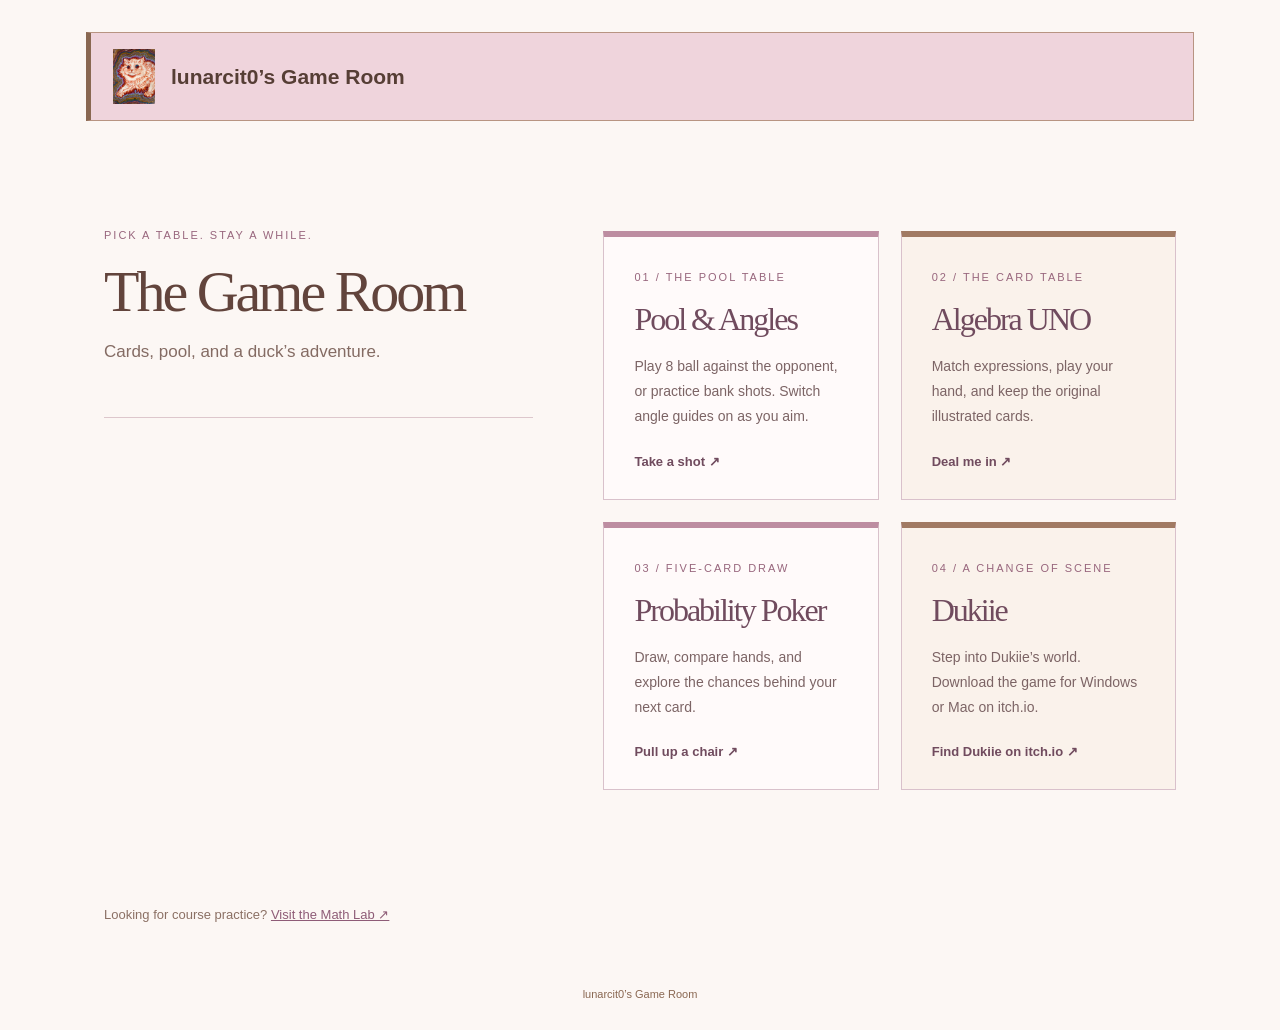
<file: index.html>
<!doctype html><html lang="en"><head><meta charset="utf-8"><meta name="viewport" content="width=device-width,initial-scale=1"><title>lunarcit0’s Game Room</title><meta name="description" content="Play pool, Algebra UNO, Probability Poker, and Dukiie."><link rel="stylesheet" href="style.css?v=compact-table-1"><link rel="stylesheet" href="game-room.css"></head><body class="home-page"><header><a href="./" class="brand"><img class="brand-cat" src="assets/louis-wain-cat.jpg" width="42" height="55" alt="Cat artwork by Louis Wain"> lunarcit0’s Game Room</a></header><main class="game-room"><section class="room-intro"><span class="room-kicker">PICK A TABLE. STAY A WHILE.</span><h1>The Game Room</h1><p>Cards, pool, and a duck’s adventure.</p></section><section class="room-games" aria-label="Choose a game"><a href="pool.html"><span class="room-number">01 / THE POOL TABLE</span><h2>Pool & Angles</h2><p>Play 8 ball against the opponent, or practice bank shots. Switch angle guides on as you aim.</p><span class="room-enter">Take a shot ↗</span></a><a href="algebra-uno.html"><span class="room-number">02 / THE CARD TABLE</span><h2>Algebra UNO</h2><p>Match expressions, play your hand, and keep the original illustrated cards.</p><span class="room-enter">Deal me in ↗</span></a><a href="poker.html"><span class="room-number">03 / FIVE-CARD DRAW</span><h2>Probability Poker</h2><p>Draw, compare hands, and explore the chances behind your next card.</p><span class="room-enter">Pull up a chair ↗</span></a><a href="https://lunarcit0.itch.io/dukiie"><span class="room-number">04 / A CHANGE OF SCENE</span><h2>Dukiie</h2><p>Step into Dukiie’s world. Download the game for Windows or Mac on itch.io.</p><span class="room-enter">Find Dukiie on itch.io ↗</span></a></section><p class="room-learning">Looking for course practice? <a href="https://modulo-quest-mariana.ablepearl128.chatgpt.site">Visit the Math Lab ↗</a></p></main><footer>lunarcit0’s Game Room</footer></body></html>
</file>
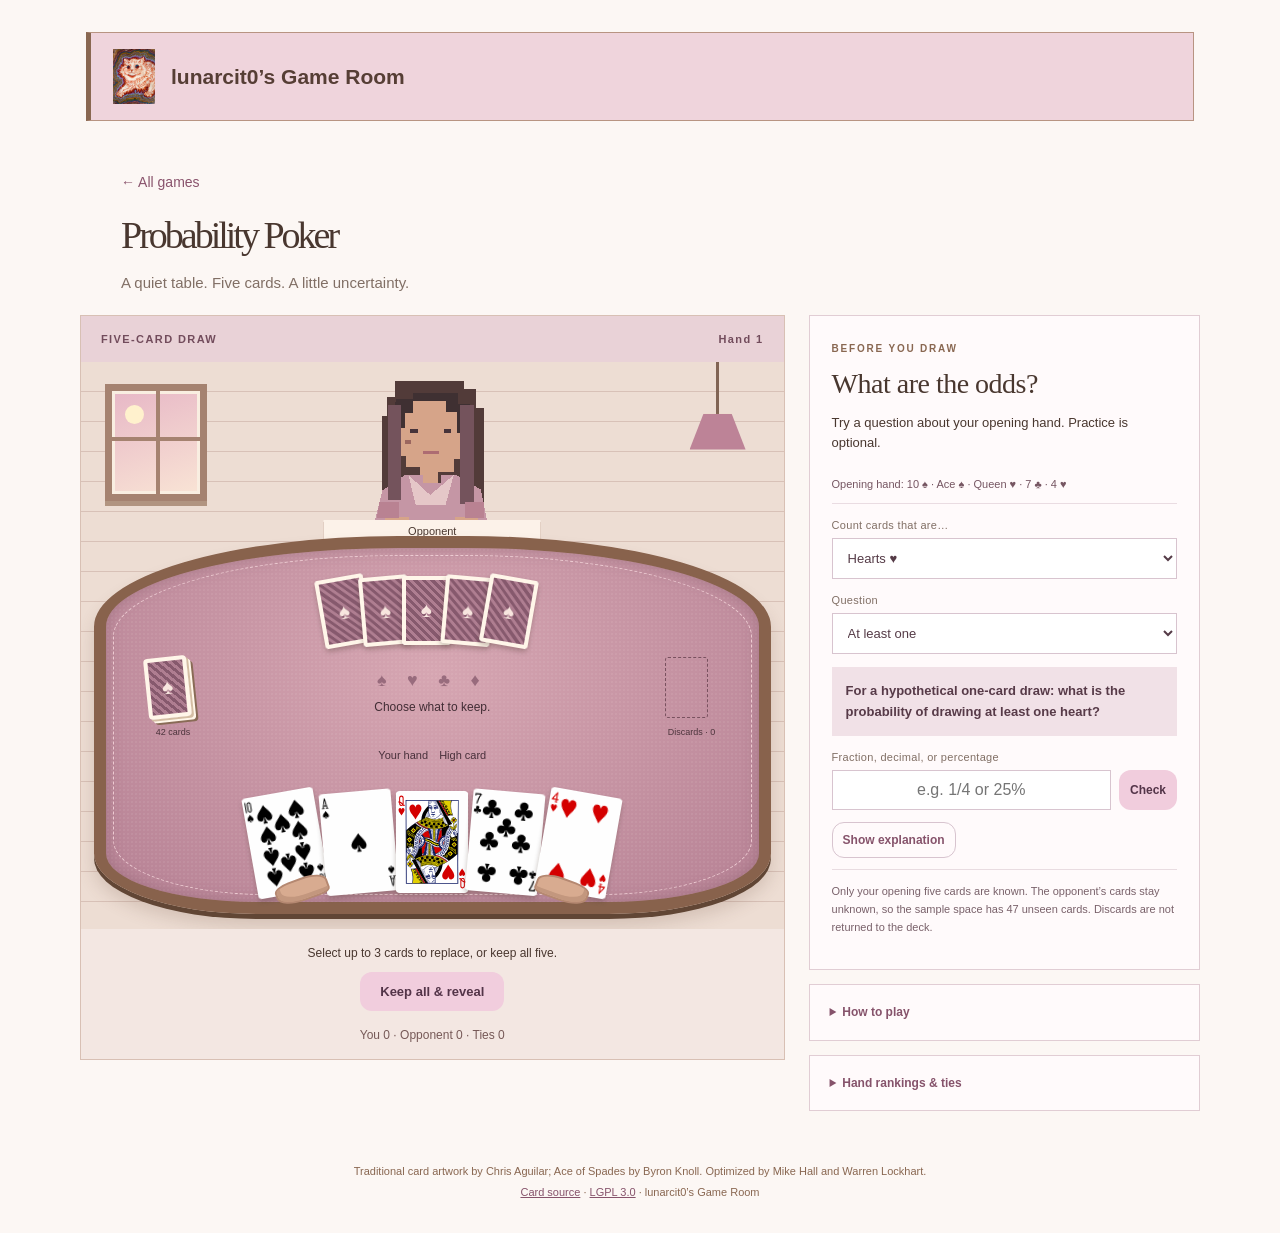
<file: poker.html>
<!doctype html>
<html lang="en"><head><meta charset="utf-8"><meta name="viewport" content="width=device-width,initial-scale=1"><title>Probability Poker · lunarcit0’s Game Room</title><meta name="description" content="Play five-card draw and explore probability without replacement."><link rel="stylesheet" href="style.css?v=compact-table-1"><link rel="stylesheet" href="poker.css?v=1"></head>
<body class="subject-page poker-page"><header><a href="index.html" class="brand"><img class="brand-cat" src="assets/louis-wain-cat.jpg" width="42" height="55" alt="Cat artwork by Louis Wain"> lunarcit0’s Game Room</a></header><div class="page-heading"><a href="index.html">← All games</a><h1>Probability Poker</h1><p>A quiet table. Five cards. A little uncertainty.</p></div>
<main class="poker-layout">
<section class="poker-room" aria-label="Five-card draw table">
 <div class="poker-topbar"><span>FIVE-CARD DRAW</span><span id="poker-round">Hand 1</span></div>
 <div class="poker-scene">
  <div class="cafe-window" aria-hidden="true"><i></i></div><div class="cafe-lamp" aria-hidden="true"></div>
  <div class="poker-opponent">
   <svg viewBox="0 0 240 190" aria-hidden="true" shape-rendering="crispEdges"><path fill="#523b39" d="M79 11h76v9h14v21h9v112H65V50h5V29h9z"/><path fill="#d6a489" d="M90 32h58v16h8v49h-12v15h-17v14h-20v-20H91V94h-9V50h8z"/><path fill="#3f3032" d="M80 31h19v15h-9v17H77zM99 24h50v12h13v32h-14V45h-13V33H99z"/><path fill="#46333a" d="M96 64h8v5h-8zM133 64h8v5h-8z"/><path fill="#ad6c72" d="M110 88h18v4h-18z"/><path fill="#9b665f" d="M90 76h7v5h-7z"/><path fill="#c596a5" d="M90 115h20v9h20v-9h17l27 16 12 59H51l14-58z"/><path fill="#e5c7c8" d="m94 115 24 22 26-22-9 33h-33z"/><path fill="#74535c" d="M71 37h15v106H71zM151 37h16v110h-16z"/><path fill="#d6a489" d="M69 161h26v17H65zM145 161h25l5 17h-29z"/><path fill="#b98292" d="M62 145h22v17H59zM157 145h21v17h-21z"/></svg>
   <div class="opponent-label">Opponent <span id="opponent-rank"></span></div>
  </div>
  <div class="poker-felt"><div class="felt-stitch" aria-hidden="true"></div>
   <div id="opponent-hand" class="poker-hand opponent-hand" aria-label="Opponent’s hand"></div>
   <div class="poker-center"><div class="draw-stack" aria-label="Draw pile"><div class="card-back poker-back">♠</div><span id="deck-count">42 cards</span></div><div class="table-message"><span class="table-monogram" aria-hidden="true">♠ ♥ ♣ ♦</span><p id="table-status" role="status" aria-live="polite"></p></div><div class="discard-stack"><div id="discard-image"></div><span id="discard-count">Discards · 0</span></div></div>
   <div class="your-seat"><div class="your-label">Your hand <strong id="your-rank"></strong></div><div id="player-hand" class="poker-hand player-hand" aria-label="Your cards; select cards to replace"></div><div class="holding-hands" aria-hidden="true"><i></i><i></i></div></div>
  </div>
 </div>
 <div class="poker-actions"><p id="selection-status">Select up to 3 cards to replace.</p><div><button id="exchange">Keep all & reveal</button><button id="next-hand" hidden>Next hand →</button></div></div>
 <p class="session-results" id="session-results">You 0 · Opponent 0 · Ties 0</p>
</section>
<aside class="poker-study">
 <section class="probability-card"><span class="eyebrow">BEFORE YOU DRAW</span><h2>What are the odds?</h2><p>Try a question about your opening hand. Practice is optional.</p><p id="opening-cards" class="opening-cards"></p>
 <label for="poker-event">Count cards that are…</label><select id="poker-event"><option value="h">Hearts ♥</option><option value="d">Diamonds ♦</option><option value="c">Clubs ♣</option><option value="s">Spades ♠</option><option value="ace">Aces</option><option value="face">Face cards (J, Q, K)</option></select>
 <label for="poker-kind">Question</label><select id="poker-kind"><option value="atleast">At least one</option><option value="exactly">Exactly one</option></select>
 <p id="odds-question" class="odds-question"></p><form id="odds-form"><label for="odds-answer">Fraction, decimal, or percentage</label><div class="odds-answer-row"><input id="odds-answer" type="text" inputmode="text" autocomplete="off" placeholder="e.g. 1/4 or 25%"><button>Check</button></div></form><button id="odds-reveal" class="secondary">Show explanation</button><div id="odds-feedback" role="status" aria-live="polite"></div>
 <p class="knowledge-note">Only your opening five cards are known. The opponent’s cards stay unknown, so the sample space has 47 unseen cards. Discards are not returned to the deck.</p>
 </section>
 <details class="poker-guide"><summary>How to play</summary><p>Each hand uses a freshly shuffled 52-card deck with no jokers. You and the opponent receive five cards each. Click up to three of yours, then draw replacements—or keep all five. The opponent makes one exchange too. The stronger final hand wins.</p><p>This table uses a maximum of three replacements. There is no betting or money. Each hand is independent, and session counts reset when you leave.</p><p>The opponent keeps made straights and flushes, keeps matching ranks, tries four-card flushes or straights, and otherwise keeps its two highest cards. It only considers its own cards.</p><p>Probability questions refer to your draw before the opponent exchanges. Selecting no replacements makes the question a hypothetical one-card draw.</p></details>
 <details class="poker-guide"><summary>Hand rankings & ties</summary><ol><li>Straight flush (royal flush is the highest)</li><li>Four of a kind</li><li>Full house</li><li>Flush</li><li>Straight</li><li>Three of a kind</li><li>Two pair</li><li>One pair</li><li>High card</li></ol><p>Higher ranks and then kickers break ties. Suits have equal value. An ace is high except in A–2–3–4–5, where the straight is five-high.</p></details>
</aside></main>
<footer>Traditional card artwork by Chris Aguilar; Ace of Spades by Byron Knoll. Optimized by Mike Hall and Warren Lockhart.<br><a href="https://github.com/younestouati/playing-cards-standard-deck" target="_blank" rel="noopener">Card source</a> · <a href="assets/poker/LICENSE.txt">LGPL 3.0</a> · lunarcit0’s Game Room</footer>
<script src="poker-engine.js?v=1"></script><script src="poker.js?v=1"></script></body></html>
</file>
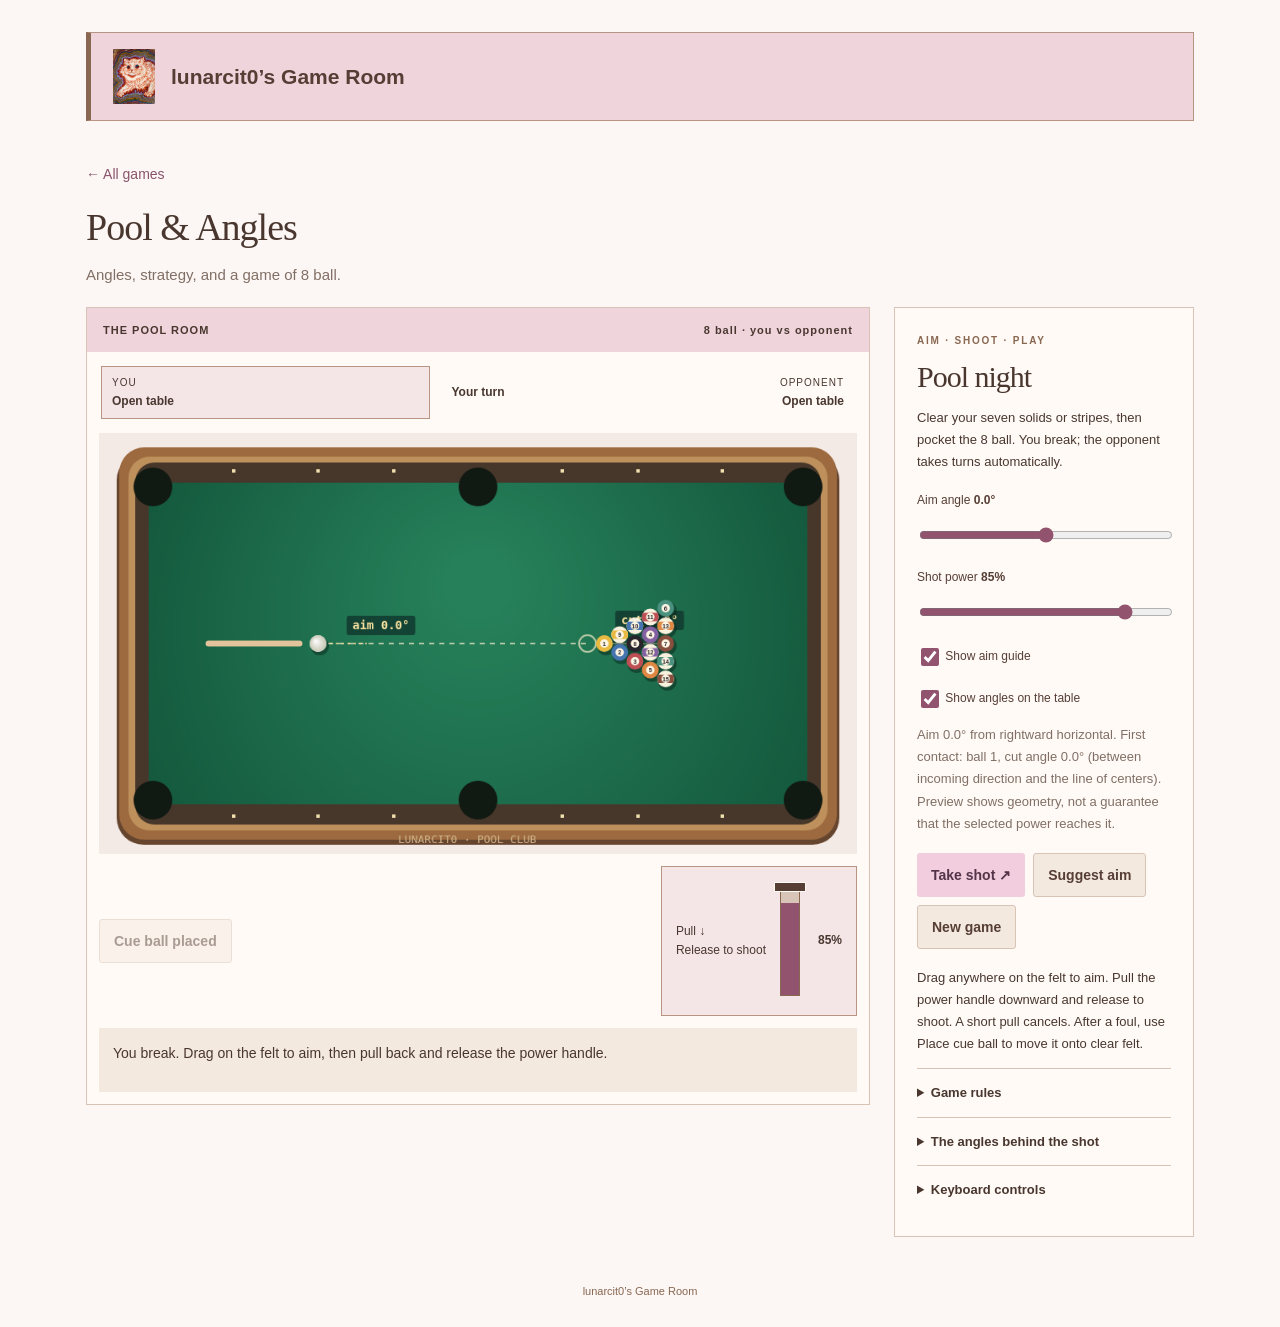
<file: pool.html>
<!doctype html><html lang="en"><head><meta charset="utf-8"><meta name="viewport" content="width=device-width,initial-scale=1"><title>Pool & Angles · lunarcit0’s Game Room</title><link rel="stylesheet" href="style.css?v=compact-table-1"><style>
/* Pool-specific layout; no dependency on the retired learning pages. */
.pool-page .page-heading{max-width:1180px;padding:0 36px;margin:12px auto 24px}
.pool-page .page-heading h1{letter-spacing:-1px}
.pool-page main.learning-layout{display:grid;grid-template-columns:minmax(0,1fr) 300px;gap:24px;max-width:1180px;padding:0 36px;margin:24px auto 48px}
.pool-page .lab-scene,.pool-page .lab-panel{min-width:0;border:1px solid #d9c3b5;background:#fffaf6}
.pool-page .lab-banner{display:flex;justify-content:space-between;flex-wrap:wrap;gap:8px;padding:16px;background:#efd4dc;font-size:11px;font-weight:bold;letter-spacing:1px}
.pool-page .pool-players{display:grid;grid-template-columns:1fr auto 1fr;align-items:center;gap:10px;padding:14px}
.pool-page .pool-players>div{padding:10px;border:1px solid transparent;font-size:12px}
.pool-page .pool-players span,.pool-page .pool-players strong{display:block}
.pool-page .pool-players span{font-size:10px;letter-spacing:1px;margin-bottom:6px}
.pool-page #pool-opponent-card{text-align:right}
.pool-page .pool-players .active-turn{background:#f4e5e7;border-color:#b89482}
.pool-page #pool-turn{text-align:center;font-weight:bold}
.pool-page .lab-room{padding:0 12px}
.pool-page #pool-canvas{display:block;width:100%;height:auto;aspect-ratio:9/5;touch-action:none;background:#f4eae5}
.pool-page .pool-touch-controls{display:flex;justify-content:space-between;align-items:center;gap:16px;margin:12px 0}
.pool-page .pool-pull{display:grid;grid-template-columns:1fr 24px auto;align-items:center;gap:14px;min-width:195px;min-height:150px;padding:14px;background:#f4e5e7;border:1px solid #b89482;touch-action:none;user-select:none;cursor:ns-resize;font-size:12px;line-height:1.6}
.pool-page .pool-pull[aria-disabled="true"]{opacity:.5;cursor:default}
.pool-page .pool-power-track{position:relative;height:110px;width:20px;background:#d8c5b8;border:1px solid #896751}
.pool-page #pool-pull-fill{position:absolute;bottom:0;width:100%;background:#92536f}
.pool-page #pool-pull-handle{position:absolute;left:-6px;right:-6px;height:8px;transform:translateY(-50%);background:#563e35;box-shadow:0 0 0 1px #fffaf6}
.pool-page .lab-status{margin:12px;padding:14px;background:#f4e9df;min-height:64px;font-size:14px;line-height:1.6}
.pool-page .lab-panel{padding:22px}
.pool-page .lab-panel h2{font-size:30px;letter-spacing:-1px;margin:12px 0}
.pool-page .lab-panel p{font-size:13px;line-height:1.7}
.pool-page .lab-panel label{margin-top:18px;color:#563e35;line-height:1.6}
.pool-page input[type="range"]{display:block;width:100%;padding:0;min-height:30px;accent-color:#92536f}
.pool-page input[type="checkbox"]{width:18px;height:18px;vertical-align:middle;accent-color:#92536f}
.pool-page .lab-buttons{display:flex;flex-wrap:wrap;gap:8px;margin:18px 0}
.pool-page button{border-radius:3px;min-height:44px;padding:12px 14px}
.pool-page .lab-secondary{background:#f4e9df;border:1px solid #d9c3b5;color:#563e35}
.pool-page .lab-details{border-top:1px solid #d9c3b5;padding:14px 0;font-size:13px}
.pool-page summary{cursor:pointer;font-weight:bold;line-height:1.5}
.pool-page .lab-note{color:#816f65}
.pool-page :focus-visible{outline:3px solid #92536f;outline-offset:3px}
@media(max-width:960px){.pool-page main.learning-layout{grid-template-columns:minmax(0,1fr);max-width:850px}.pool-page .lab-panel{width:100%}}
@media(max-width:600px){.pool-page header{padding:16px}.pool-page .page-heading{padding:0 16px;margin:12px auto 20px}.pool-page main.learning-layout{padding:0 12px;margin-top:16px;gap:16px}.pool-page .lab-room{padding:0 4px}.pool-page .pool-players{gap:2px;padding:8px}.pool-page .pool-players>div{padding:6px;font-size:11px}.pool-page .pool-pull{min-width:170px;gap:10px;padding:10px}.pool-page .pool-touch-controls{padding:0 8px;gap:8px}.pool-page .lab-panel{padding:18px}}
</style></head><body class="subject-page lab-page pool-page"><header><a href="index.html" class="brand"><img class="brand-cat" src="assets/louis-wain-cat.jpg" width="42" height="55" alt="Cat artwork by Louis Wain"> lunarcit0’s Game Room</a></header><div class="page-heading"><a href="index.html">← All games</a><h1>Pool & Angles</h1><p>Angles, strategy, and a game of 8 ball.</p></div>
<main class="learning-layout"><section class="lab-scene pool-scene"><div class="lab-banner"><span>THE POOL ROOM</span><span>8 ball · you vs opponent</span></div><div class="pool-players"><div id="pool-you-card"><span>YOU</span><strong id="pool-you-group">Open table</strong></div><div id="pool-turn">Your turn</div><div id="pool-opponent-card"><span>OPPONENT</span><strong id="pool-opponent-group">Open table</strong></div></div><div class="lab-room"><canvas id="pool-canvas" width="900" height="500" tabindex="0" role="img" aria-label="Pool game with cue ball, solids, stripes, and the 8 ball. Drag on the felt to aim."></canvas><div class="pool-touch-controls"><button id="pool-place" aria-pressed="false" class="lab-secondary">Place cue ball</button><div id="pool-pull" class="pool-pull" role="slider" tabindex="0" aria-label="Pull back to shoot. Arrow keys change power; Enter shoots." aria-valuemin="10" aria-valuemax="100" aria-valuenow="85"><span>Pull ↓<br>Release to shoot</span><div class="pool-power-track"><div id="pool-pull-fill"></div><i id="pool-pull-handle"></i></div><strong id="pool-pull-value">85%</strong></div></div></div><p id="pool-status" class="lab-status feedback-bubble" role="status" aria-live="polite"></p></section><aside class="lab-panel"><span class="eyebrow">AIM · SHOOT · PLAY</span><h2>Pool night</h2><p>Clear your seven solids or stripes, then pocket the 8 ball. You break; the opponent takes turns automatically.</p><label for="pool-angle">Aim angle <strong id="pool-angle-value"></strong></label><input id="pool-angle" type="range" min="-180" max="180" step="0.1" value="0"><label for="pool-power">Shot power <strong id="pool-power-value"></strong></label><input id="pool-power" type="range" min="10" max="100" value="85"><label><input type="checkbox" id="pool-guides" checked> Show aim guide</label><label><input type="checkbox" id="pool-angles" checked> Show angles on the table</label><p id="pool-angle-readout" class="lab-note">Aim angles update as you move the cue.</p><div class="lab-buttons"><button id="pool-shoot">Take shot ↗</button><button id="pool-hint" class="lab-secondary">Suggest aim</button><button id="pool-reset" class="lab-secondary">New game</button></div><p>Drag anywhere on the felt to aim. Pull the power handle downward and release to shoot. A short pull cancels. After a foul, use Place cue ball to move it onto clear felt.</p><details class="lab-details"><summary>Game rules</summary><p>Groups are assigned on the first legal pocket after the break. Hit your group first; after clearing it, hit the 8 ball first. A legal pocket of your group keeps your turn. Missing changes turns.</p><p>Scratching, missing every object ball, or hitting the wrong group first gives the other player ball in hand. Pocketing the 8 ball too early, or with a foul, loses. An 8 ball on the break is respotted. This casual version omits called pockets and the rail-contact rule.</p></details><details class="lab-details"><summary>The angles behind the shot</summary><p>The dashed guide shows the cue ball’s first contact. The short line from an object ball shows its initial direction along the line joining the ball centers. An off-center collision splits motion between the balls. Cushions reverse and reduce the perpendicular velocity component. The overlay measures incidence and rebound from the normal; the game’s cushion losses mean these two angles can differ. Aim is measured counterclockwise from the rightward horizontal; cut angle compares incoming direction to the line of centers at ball contact.</p><p>Illustrative 2D physics: equal-mass balls, friction and cushion losses; no spin, jump shots, or swerve. The opponent chooses target balls and pockets geometrically.</p></details><details class="lab-details"><summary>Keyboard controls</summary><p>Use the aim and power sliders, or focus the table and press arrows to rotate the cue (Shift for fine aim). Focus the pull control and use arrows to change power; Enter shoots. Take shot also works.</p></details></aside></main><footer>lunarcit0’s Game Room</footer><script src="pool-match-engine.js?v=1"></script><script src="pool-match.js?v=2"></script></body></html>
</file>
<file: style.css>
:root{--ink:#3f3039;--muted:#7a6872;--green:#92536f;--yellow:#efc961;--cream:#fcf7f9;--line:#eadce2}*{box-sizing:border-box}body{margin:0;background:var(--cream);color:var(--ink);font-family:Arial,sans-serif}header{max-width:1180px;margin:auto;padding:32px 36px;display:flex;align-items:center;justify-content:space-between}.brand{display:flex;align-items:center;gap:12px;font-weight:700;font-size:21px;text-decoration:none;color:var(--ink)}.logo{display:grid;place-items:center;width:38px;height:38px;border-radius:12px;background:var(--green);color:white;font-size:26px}.pill,.eyebrow,.mini{font-size:10px;letter-spacing:1.8px;font-weight:700}.pill{border:1px solid var(--line);padding:11px 16px;border-radius:30px;color:var(--muted)}main{max-width:1110px;margin:42px auto 64px;padding:0 36px;display:grid;grid-template-columns:0.9fr 1.2fr;gap:70px;align-items:start}.eyebrow{color:var(--green)}h1{font-family:Georgia,serif;font-size:76px;line-height:1.03;font-weight:400;letter-spacing:-3px;margin:24px 0}h1 em{color:var(--green)}.intro>p{color:var(--muted);line-height:1.7;font-size:17px}.lesson{margin-top:34px;padding:22px 25px;background:#f8e6ee;border-radius:16px;max-width:310px}.lesson p{line-height:1.6;font-size:16px}.lesson code{display:block;font-size:18px;color:var(--green);font-weight:700}.lesson small{display:block;margin-top:16px;color:var(--muted)}.footer-note{font-size:13px!important;margin-top:28px}.game{background:#fffef9;border:1px solid var(--line);border-radius:24px;box-shadow:0 18px 55px #3e232e08;overflow:hidden}.stats{display:flex;justify-content:space-between;padding:25px 30px}.stats div{display:grid;gap:9px}.mini{color:var(--muted)}.stats b{font-size:20px}.track{height:4px;background:#f0e5ea}.track div{height:100%;width:0;background:var(--green);transition:width .3s}.question-area{padding:30px}.level{display:inline-block;background:#f2e7ec;color:var(--green);padding:8px 12px;border-radius:20px;font-size:10px;letter-spacing:1px;font-weight:700}#prompt{color:var(--muted);margin:25px 0 10px}h2{font-family:Georgia,serif;font-size:54px;font-weight:400;margin:0 0 27px;letter-spacing:-2px}h2 span{font-family:Arial,sans-serif;font-size:24px;color:var(--muted);letter-spacing:0}label{font-size:12px;display:block;margin-bottom:10px;color:var(--muted)}.answer-row{display:flex;gap:12px}input{width:100px;min-width:0;border:1px solid #dfc8d3;border-radius:12px;background:white;padding:14px;font-size:26px;text-align:center;color:var(--ink)}button{cursor:pointer;border:0;border-radius:12px;padding:16px 21px;font-size:14px;font-weight:700;background:var(--green);color:white}.answer-row button{flex:1;display:flex;align-items:center;justify-content:space-between}button:hover{filter:brightness(1.08)}button:disabled{opacity:.5;cursor:default}input:focus-visible,button:focus-visible,a:focus-visible{outline:3px solid var(--yellow);outline-offset:3px}.tools{display:flex;align-items:center;justify-content:space-between;gap:8px;margin-top:14px}.tools span{color:var(--muted);font-size:10px}.text-button{background:transparent;color:var(--green);padding:8px 0;font-size:12px}#feedback{font-size:14px;line-height:1.6;margin-top:14px}#feedback:empty{display:none}#next,#restart{margin-top:18px;background:var(--yellow);color:var(--ink);width:100%}#visual{border-top:1px solid var(--line);padding:23px 30px;background:#f7eff2}.visual-header{display:flex;justify-content:space-between;gap:12px;align-items:center}#caption{font-size:11px;color:var(--muted)}#groups{display:flex;flex-wrap:wrap;gap:9px;margin-top:20px}.group{display:flex;flex-wrap:wrap;gap:5px;border:1px solid #d8b9c6;border-radius:9px;padding:8px;max-width:102px}.dot{width:10px;height:10px;border-radius:50%;background:#c58ca7}.leftover{border-color:#d4af48;background:#fbefc8}.leftover .dot{background:#b5841c}#equation{font-family:monospace;font-size:15px;margin:20px 0 8px}#congruence{color:var(--muted)}.card-foot{padding:18px 30px;border-top:1px solid var(--line);font-size:11px;color:var(--muted)}footer{text-align:center;color:var(--muted);font-size:11px;padding:0 20px 30px}[hidden]{display:none!important}@media(max-width:800px){header{padding:24px}.pill{display:none}main{margin-top:15px;padding:0 24px;grid-template-columns:1fr;gap:28px;max-width:560px}h1{font-size:60px}.intro>p{font-size:15px}.lesson{display:none}.footer-note{margin-bottom:0}.question-area{padding:24px}h2{font-size:48px}.stats{padding:22px 24px}.tools span{display:none}}

.topic-picker{padding:22px 30px 18px;border-bottom:1px solid var(--line)}.topic-picker label{font-size:10px;letter-spacing:1.5px;font-weight:700}.topic-picker select{width:100%;padding:12px;background:#fffef9;border:1px solid #dfc8d3;border-radius:9px;font:inherit;color:var(--ink)}.topic-picker small{display:block;margin-top:10px;color:var(--muted);font-size:11px}#choices{display:grid;gap:9px}#choices button{background:#f1e7eb;color:var(--ink);text-align:left;font-weight:400;line-height:1.5;padding:13px 16px;border:1px solid transparent}#choices button.correct{border-color:var(--green);background:#ebdce2}#choices button.wrong{border-color:#b35441;background:#f9e8e1}h2.concept{font-family:Arial,sans-serif;font-size:23px;line-height:1.5;letter-spacing:0;margin-bottom:23px}#answer.set-answer{width:160px;font-size:18px}.topic-picker select:focus-visible{outline:3px solid var(--yellow);outline-offset:3px}

.session-clock{display:flex;align-items:center;gap:14px;padding:16px 30px;background:#f2e7ec}.session-clock span{font-size:10px;letter-spacing:1.5px;color:var(--muted)}.session-clock b{font-variant-numeric:tabular-nums;font-size:20px}.session-clock button{margin-left:auto;background:transparent;color:var(--green);padding:5px 10px;font-size:12px}#concept-visual{padding:24px 30px;border-top:1px solid var(--line);background:#f7eff2}#concept-visual h3{font-size:11px;letter-spacing:1px;margin:0 0 18px;color:var(--green)}#concept-visual svg{width:100%;height:auto;display:block}#concept-visual table{width:100%;border-collapse:collapse;font-size:13px;text-align:center}#concept-visual td,#concept-visual th{border:1px solid #e6cfdb;padding:9px}#concept-visual th{background:#eddee4}#concept-visual .fail{background:#f5ddd4}#concept-visual p{font-size:13px;line-height:1.6}.concept-flow{display:grid;gap:8px}.concept-node{background:white;border:1px solid #e6cfdb;border-radius:10px;padding:13px;font-size:14px;line-height:1.6}.concept-arrow{text-align:center;color:var(--green)}

#open-explorer{margin-top:16px;background:#f8e6ee;color:var(--green)}.function-lab{max-width:1038px;margin:0 auto 60px;background:#fffef9;border:1px solid var(--line);border-radius:24px;padding:30px}.lab-top{display:flex;justify-content:space-between;align-items:center;gap:20px;margin-bottom:24px}.lab-top h2{font-size:36px;margin:14px 0 0}.lab-top select{display:block;padding:12px;margin-top:8px;border:1px solid #dfc8d3;border-radius:9px;background:white;color:var(--ink)}.explorer{margin-bottom:24px}.explorer svg{display:block;width:100%;max-height:460px;background:#fff;border:1px solid #eadce2;border-radius:12px}.slider-row{display:flex;align-items:center;gap:15px;margin:16px 0}.slider-row label{width:80px;margin:0;font-size:14px}.slider-row input{flex:1;width:auto;padding:0;accent-color:var(--green)}.slider-row output{min-width:45px;font-variant-numeric:tabular-nums}.graph-result{padding:14px;border-radius:9px;background:#f8e6ee;font-size:14px;line-height:1.6}.graph-legend{font-size:12px;line-height:1.7;color:var(--muted);margin:12px 0}.explorer select{padding:10px;width:100%;border:1px solid #dfc8d3;border-radius:9px;margin-bottom:12px;background:white;color:var(--ink)}.explorer h3{margin-top:15px!important}.function-lab svg{width:100%}@media(max-width:800px){.function-lab{margin:0 24px 40px;padding:20px}.lab-top{display:block}.lab-top label{margin-top:20px}.lab-top select{width:100%}}

html{scroll-behavior:smooth;scroll-padding-top:20px}nav{display:flex;gap:20px}nav a{color:var(--green);font-size:13px;text-decoration:none;font-weight:700}.probability-section{max-width:1038px;margin:0 auto 60px}.prob-grid{display:grid;grid-template-columns:1.2fr 1fr;gap:28px}.probability-section h2{letter-spacing:-1px}.binomial-lab{background:#f8e6ee;border-radius:24px;padding:28px}.binomial-lab h3{font-family:Georgia,serif;font-weight:400;font-size:32px;margin:20px 0}.binomial-lab p{font-size:14px;line-height:1.7}.binomial-lab small{display:block;color:var(--muted);line-height:1.6;font-size:11px}.binomial-lab .lesson{background:#f9f1f4;padding:18px;max-width:none}.binomial-lab code{font-size:13px}.probability-section svg{width:100%;display:block}#prob-answer{width:130px;font-size:19px}#prob-feedback{font-size:14px;line-height:1.8;margin:15px 0;white-space:pre-line}#prob-next,#prob-restart{width:100%;background:var(--yellow);color:var(--ink);margin-top:18px}#prob-chart{background:#f7eff2;border-radius:12px;padding:12px}#bin-chart{background:#fffef9;border-radius:12px;padding:10px}#prob-question{margin-top:22px;font-size:21px}@media(max-width:800px){.probability-section{margin:0 24px 40px}.prob-grid{grid-template-columns:1fr}.probability-section .lab-top h2{font-size:32px}}

.math-friends{display:block;width:100%;max-width:380px;height:auto;margin:24px 0 10px}.intro .lesson{margin-top:20px}.binomial-lab{position:relative}.dice-sticker{width:160px;height:120px;overflow:hidden;float:right;margin:-8px -8px 8px 8px;pointer-events:none}.dice-sticker img{width:430px;max-width:none;height:auto;transform:translate(-274px,-96px)}@media(max-width:800px){.math-friends{max-width:320px;margin-top:15px}.dice-sticker{width:140px;height:108px}.dice-sticker img{width:380px;transform:translate(-240px,-84px)}}

#num-answer{width:135px;font-size:19px}#num-feedback{font-size:14px;line-height:1.8;white-space:pre-line;margin:16px 0}#num-method{width:100%;padding:12px;border:1px solid #dfc8d3;border-radius:9px;background:#fffef9;color:var(--ink)}#num-plot{background:#fffef9;border-radius:12px;padding:8px}#num-table{overflow-x:auto;margin:15px 0}#num-table table{width:100%;border-collapse:collapse;font-size:11px;font-variant-numeric:tabular-nums}#num-table td,#num-table th{padding:7px;border-bottom:1px solid #e6cfdb;text-align:right}#num-next,#num-restart{width:100%;background:var(--yellow);color:var(--ink);margin-top:18px}.num-choices{display:grid;gap:8px}.num-choices button{text-align:left;background:#f1e7eb;color:var(--ink);font-weight:400;line-height:1.5}#num-question{font-size:21px;margin-top:22px}#num-visual{padding:15px;background:#f7eff2;border-radius:12px;font-family:monospace;font-size:13px;line-height:1.7}nav{flex-wrap:wrap}@media(max-width:600px){header{gap:15px;align-items:flex-start}.brand{font-size:16px}nav{gap:10px;max-width:105px}}

.math-friends{max-width:230px;margin:20px auto 10px}

.practice-mode{max-width:1038px;margin:12px auto 0;padding:16px 22px;border:1px solid var(--line);border-radius:14px;background:#f8e6ee;display:flex;gap:20px;align-items:center}.practice-mode label{margin:0;color:var(--ink);font-size:14px;font-weight:700;display:flex;align-items:center;gap:10px}.practice-mode input{width:18px;height:18px;accent-color:var(--green)}.practice-mode span{font-size:12px;color:var(--muted)}@media(max-width:800px){.practice-mode{margin:10px 24px;display:block}.practice-mode span{display:block;margin-top:10px}}

.progress-panel{max-width:1038px;margin:30px auto;padding:24px;background:#fffef9;border:1px solid var(--line);border-radius:20px}.progress-title{display:flex;justify-content:space-between;gap:15px;align-items:center}.progress-title h2{font-size:30px;margin:12px 0 20px;letter-spacing:-1px}#progress-cards{display:grid;grid-template-columns:repeat(3,1fr);gap:16px}.progress-card{padding:18px;background:#f4ebef;border-radius:12px}.progress-card h3{margin:0 0 12px;font-size:16px}.progress-card p{font-size:12px;line-height:1.7;color:var(--muted)}.progress-card button{width:100%;font-size:12px;padding:12px}.progress-bar{height:6px;background:#e6d2da;border-radius:8px;overflow:hidden}.progress-bar span{display:block;height:100%;background:var(--green)}#progress-note{font-size:11px;color:var(--muted);margin-bottom:0}@media(max-width:800px){.progress-panel{margin:24px}.progress-title{display:block}#progress-cards{grid-template-columns:1fr}}

.step-checks{border:1px solid #e6cfdb;border-radius:12px;padding:16px;margin:18px 0;background:#fff3f7}.step-checks summary{cursor:pointer;font-size:13px;font-weight:700;color:var(--green)}.step-checks p{font-size:11px;color:var(--muted);line-height:1.6}.step-line{margin:14px 0}.step-line label{font-size:12px}.step-line input{width:100%;padding:9px;font-size:16px;text-align:left}.step-checks button{font-size:12px;padding:10px}.step-result{font-size:12px;line-height:1.7;white-space:pre-line;margin-top:10px}


.counting-steps h3{font-size:12px;letter-spacing:1px;text-transform:uppercase;color:var(--green);margin:4px 0 15px}.count-stage{background:#fffef9;border:1px solid #e6cfdb;border-radius:10px;padding:16px}.count-stage span{display:block;font-size:12px;color:var(--muted);margin-bottom:9px}.count-stage strong{display:block;font-size:19px;line-height:1.5;overflow-wrap:anywhere}.count-times{text-align:center;color:var(--green);font-size:22px;padding:6px}.count-total{background:#ead9e0;border-radius:10px;padding:16px;margin-top:14px;font-size:17px;line-height:1.6}.counting-steps p{font-size:12px;line-height:1.7;color:var(--muted);margin-bottom:3px}

#progress-cards{grid-template-columns:repeat(2,1fr)}#ode-answer{width:135px;font-size:19px}#ode-question{font-size:21px;margin-top:22px}#ode-feedback{font-size:14px;line-height:1.8;white-space:pre-line;margin:16px 0}#ode-worked{background:#fff3f7;border-radius:12px;padding:15px;font-size:13px;line-height:1.8;white-space:pre-line}#ode-next,#ode-restart{width:100%;background:var(--yellow);color:var(--ink);margin-top:18px}#ode-model{width:100%;padding:12px;border:1px solid #dfc8d3;border-radius:10px;background:#fffef9;color:var(--ink)}#ode-plot{background:#fffef9;border-radius:12px;padding:8px}@media(max-width:800px){#progress-cards{grid-template-columns:1fr}}

#arithmetic>.game{max-width:650px;margin:auto}#ar-question{font-size:38px;letter-spacing:0;line-height:1.4;margin:0 0 20px}#ar-feedback{font-size:15px;line-height:1.8;margin:16px 0}#ar-next,#ar-restart{width:100%;background:var(--yellow);color:var(--ink);margin-top:16px}@media(max-width:600px){#ar-question{font-size:30px}}

.free-grid{display:grid;grid-template-columns:280px minmax(0,1fr);gap:24px}.free-controls>input{width:100%;text-align:left;font-family:monospace;font-size:15px;padding:11px;margin-bottom:14px}.syntax-help{font-size:11px;line-height:1.7;color:var(--muted)}.axis-inputs{display:grid;grid-template-columns:1fr 1fr;gap:10px;margin:15px 0}.axis-inputs input{width:100%;padding:9px;font-size:15px}.axis-inputs label{margin:0;font-size:12px}.free-controls>button{width:100%}.zoom-buttons{display:flex;gap:6px;margin-top:10px}.zoom-buttons button{padding:10px;font-size:11px;flex:1;background:#f8e6ee;color:var(--green)}#free-error{color:#a04734;font-size:12px;line-height:1.6;margin-top:12px;white-space:pre-line}#free-canvas{display:block;width:100%;height:440px;background:white;border:1px solid var(--line);border-radius:12px;touch-action:none;cursor:grab}#free-coordinates{font-size:12px;line-height:1.6;color:var(--muted);font-variant-numeric:tabular-nums;min-height:36px}#free-method{width:100%;padding:10px;border:1px solid #dfc8d3;border-radius:9px}#free-root-result{font-size:12px;line-height:1.7;overflow-x:auto;margin-top:12px}#free-root-result table{width:100%;border-collapse:collapse;font-variant-numeric:tabular-nums}#free-root-result td,#free-root-result th{text-align:right;padding:6px;border-bottom:1px solid var(--line)}@media(max-width:800px){.free-grid{grid-template-columns:1fr}#free-canvas{height:360px}}

/* Touch-friendly scratch paper, one board per practice card. */
.scratch-board{margin-top:24px;border:1px solid #ead4df;border-radius:14px;background:#fff3f7;overflow:hidden;text-align:left}
.scratch-board summary{padding:14px 16px;cursor:pointer;font-weight:700;color:#89536c;min-height:44px;box-sizing:border-box}
.scratch-tools{display:flex;flex-wrap:wrap;gap:8px;padding:0 12px}
.scratch-tools button{min-height:44px;padding:8px 14px;border:1px solid #e2c5d3;border-radius:9px;background:white;color:#89536c;font:inherit;cursor:pointer}
.scratch-tools button[aria-pressed="true"]{background:#89536c;color:white}
.scratch-tools button:disabled{opacity:.45;cursor:default}
.scratch-help{font-size:12px!important;line-height:1.5!important;padding:0 12px;margin:10px 0!important;color:#806977}
.scratch-board canvas{display:block;width:100%;height:260px;background:white;touch-action:none;cursor:crosshair}
.scratch-board summary:focus-visible,.scratch-tools button:focus-visible{outline:3px solid #b77892;outline-offset:-3px}

/* Keep iOS selection handles and long-press callouts out of the drawing surface. */
.scratch-board,.scratch-board *{-webkit-user-select:none;user-select:none;-webkit-touch-callout:none}
.scratch-board canvas{touch-action:none;-webkit-user-drag:none}

/* Suppress tap zoom on tools, while retaining pinch zoom elsewhere. */
.scratch-board summary,.scratch-tools button{touch-action:manipulation}
@media(max-width:800px){.free-controls>input,.axis-inputs input,select{font-size:16px}}
.cat-art{width:min(100%,260px);margin:24px auto 18px}.cat-art img{display:block;width:100%;height:auto;border-radius:12px}.cat-art figcaption{margin-top:8px;font-size:12px;line-height:1.5;color:var(--muted);text-align:center}

.minimal-graph{padding:0;overflow:hidden}.minimal-graph .lab-top{margin:0;padding:20px 24px;border-bottom:1px solid var(--line)}.minimal-graph .lab-top h2{font-size:26px;margin:0}.minimal-graph .free-grid{grid-template-columns:260px minmax(0,1fr);gap:0}.minimal-graph .free-controls{padding:12px 0;border-right:1px solid var(--line)}.expression-row{display:flex;align-items:center;gap:10px;padding:16px;border-bottom:1px solid var(--line)}.expression-row label{margin:0;font-size:20px;white-space:nowrap;font-weight:700}.expression-row input{width:100%;min-width:0;font-size:18px;padding:8px 0;text-align:left;border:0;border-radius:0;background:transparent;font-family:monospace}.curve-one{color:#92536f}.curve-two{color:#bc6981}.curve-three{color:#b5841c}.graph-tip{font-size:12px;color:var(--muted);padding:0 16px;line-height:1.6}.minimal-graph #free-error{padding:0 16px}.graph-surface{position:relative;min-width:0}.minimal-graph #free-canvas{height:460px;border:0;border-radius:0}.graph-toolbar{position:absolute;right:12px;top:12px;display:grid;gap:6px}.graph-toolbar button{width:42px;height:42px;padding:0;background:#fff;color:var(--ink);border:1px solid var(--line);border-radius:8px;font-size:24px;box-shadow:0 2px 5px #0000000d;touch-action:manipulation}.minimal-graph #free-coordinates{margin:0;padding:8px 12px;font-size:11px;min-height:32px;border-top:1px solid var(--line)}@media(max-width:800px){.minimal-graph .free-grid{grid-template-columns:1fr}.minimal-graph .free-controls{border-right:0;border-bottom:1px solid var(--line);padding:0}.expression-row{padding:10px 14px}.graph-tip{margin:8px 0}.minimal-graph #free-canvas{height:360px}}

.intro h1.hero-quote{font-size:clamp(28px,3.2vw,40px);line-height:1.22;letter-spacing:-.025em;font-style:italic;font-weight:400;margin-bottom:14px;overflow-wrap:break-word}.intro p.quote-credit{font-size:13px;line-height:1.5;margin:0 0 24px;color:var(--muted)}

/* Soft pink primary actions with dark, readable labels. */
:root{--green:#92536f;--pink:#f1cddd}
button{background:var(--pink);color:#533448}button.text-button,.text-button{background:transparent;color:#89536c}.logo{background:#f1cddd;color:#533448}.scratch-tools button[aria-pressed="true"]{background:#f1cddd;color:#533448}.scratch-tools button{color:#89536c}.curve-one{color:#92536f}#math391>.prob-grid{grid-template-columns:minmax(0,1fr)}

.logo{font-family:Georgia,serif;font-size:24px;letter-spacing:-1px}

/* Warm cocoa details alongside the existing pink palette. */
:root{--ink:#49372f;--muted:#816f65;--brown:#896751;--cream:#fcf7f4}
.intro h1.hero-quote{color:#674c3e}.intro p.quote-credit,.cat-art figcaption{color:#896751}
.eyebrow,.topic-picker>label,.mini{color:#896751}
.lesson{background:#f4e9df;border-color:#dfc9b8}.lesson code{color:#79583f}
.cat-art img{box-shadow:0 3px 12px #79583f18}
footer{color:#896751}.graph-toolbar button{border-color:#dfcdbf;color:#79583f}

#bit-question{font-size:clamp(22px,3vw,32px);line-height:1.4}#bit-feedback{white-space:pre-line;font-size:14px;line-height:1.8;margin-top:16px}#bit-answer{width:160px}

.uno-rules{border:1px solid #dfcdbf;border-radius:14px;padding:16px;margin-bottom:20px;background:#fffaf6;font-size:14px;line-height:1.8}.uno-rules summary{cursor:pointer;font-weight:700}.uno-rules li{margin:10px 0}.uno-rules p{font-size:12px;color:var(--muted)}.uno-table{background:#f9eaf0;border:1px solid #e4cbd7;border-radius:22px;padding:24px}.uno-table-heading,.uno-hand-heading{display:flex;gap:16px;align-items:center;justify-content:space-between;flex-wrap:wrap}.uno-table-heading{font-size:14px}.uno-center{display:flex;justify-content:center;align-items:center;gap:26px;margin:28px 0}.uno-center .mini{display:block;margin-bottom:10px}.algebra-card{width:92px;min-height:128px;flex:0 0 92px;border:2px solid #ffffff;border-radius:13px;padding:12px 6px;display:inline-flex;align-items:center;justify-content:center;box-shadow:0 3px 6px #49372f16;font-family:Georgia,serif;font-size:25px;color:#49372f;overflow-wrap:anywhere;cursor:pointer}.family-0{background:#f1cddd}.family-1{background:#dec7b4}.family-2{background:#ded0ec}.family-3{background:#f5e1b1}.card-wild{background:linear-gradient(135deg,#f1cddd,#dec7b4,#ded0ec,#f5e1b1)}.algebra-card:disabled{opacity:.7;cursor:default}.algebra-card:focus-visible{outline:3px solid #89536c;outline-offset:3px}.algebra-card:not(:disabled):hover{transform:translateY(-4px)}#uno-hand{display:flex;gap:10px;flex-wrap:wrap;padding:12px 0}#uno-message{font-size:14px;line-height:1.7;min-height:48px}#uno-challenge{padding:18px;background:#fffaf8;border:1px solid #e3cbd6;border-radius:12px;margin:16px 0}#uno-equation{font-family:Georgia,serif;font-size:24px;margin:0 0 16px}#uno-coefficient{width:110px}#uno-cancel{margin-top:12px}.uno-color{padding:14px;color:#49372f;border:1px solid #fff;margin:4px;min-height:44px}.uno-hand-heading h3{font-size:16px}.uno-history{font-size:13px;line-height:1.7;margin-top:18px}.uno-history summary{cursor:pointer}.uno-history li{margin:7px 0}#uno-top{cursor:default}.uno-table button{touch-action:manipulation}@media(max-width:600px){.uno-table{padding:16px}.algebra-card{width:78px;flex-basis:78px;min-height:112px;font-size:22px}.uno-center{gap:18px}.uno-table-heading{align-items:flex-start}.uno-rules ol{padding-left:20px}}

/* Original embedded artwork, displayed uncropped. */
.algebra-card.original-card{padding:0;border:0;min-height:0;height:auto;aspect-ratio:180.33 / 254.8;background:transparent;overflow:hidden;border-radius:4px}.original-card img{display:block;width:100%;height:100%;object-fit:contain;pointer-events:none;-webkit-user-select:none;user-select:none;-webkit-touch-callout:none}.original-card:disabled{opacity:1}.uno-color.family-0{background:#b6ebcf}.uno-color.family-1{background:#bfd5f2}.uno-color.family-2{background:#f6c2c2}.uno-color.family-3{background:#fff0a9}

/* Square panels and banners. */
.game,.function-lab,.binomial-lab,.practice-mode,.lesson,.scratch-board,.uno-table,.uno-rules,.step-checks,.graph-result,.concept-node,#prob-chart,#bin-chart,#num-plot,#num-visual,#uno-challenge,.level,.pill{border-radius:0}

/* Separate subject pages with a compact home menu. */
.home-layout{grid-template-columns:minmax(0,.85fr) minmax(0,1.25fr);align-items:start}.subject-menu{display:grid;grid-template-columns:1fr 1fr;gap:14px}.subject-link{display:block;padding:22px 18px;border:1px solid #dfc8d3;background:#fffaf8;color:var(--ink);text-decoration:none;transition:background .15s}.subject-link:hover{background:#f8e6ee}.subject-link:focus-visible{outline:3px solid #92536f;outline-offset:3px}.subject-link h2{font-family:Georgia,serif;font-size:22px;margin:0 0 9px}.subject-link p{font-size:13px;line-height:1.6;color:var(--muted);margin:0}.page-heading{max-width:1038px;margin:20px auto 24px}.page-heading>a{font-size:14px;color:#89536c;text-decoration:none}.page-heading h1{font-size:38px;line-height:1.2;margin:22px 0 10px}.page-heading p{font-size:15px;color:var(--muted)}.subject-page main#math308{display:block;max-width:1038px;padding:0;margin:28px auto 60px}.subject-page .probability-section{margin-top:28px}.subject-page .function-lab{margin-top:28px}.subject-page .practice-mode{margin-bottom:24px}.subject-page .probability-section>.lab-top{display:none}.subject-page #algebra-uno>.lab-top{display:flex}.subject-page #algebra-uno>.lab-top>div{display:none}.subject-page .minimal-graph>.lab-top{display:none}@media(max-width:800px){.home-layout{grid-template-columns:1fr}.subject-menu{grid-template-columns:1fr 1fr}.page-heading{margin:16px 24px 24px}.page-heading h1{font-size:32px}.subject-page main#math308{margin:24px}.subject-link{padding:18px 14px}.subject-link h2{font-size:20px}}@media(max-width:380px){.subject-menu{grid-template-columns:1fr}}

.brand-cat{display:block;width:42px;height:55px;object-fit:contain;flex-shrink:0}.artist-credit{display:block;margin-top:8px;font-size:11px}

/* Distinct rectangular masthead. */
header .brand{width:100%;padding:16px 22px;background:#efd4dc;border:1px solid #b89482;border-left:5px solid #896751;border-radius:0;color:#563e35;gap:16px;min-width:0;line-height:1.3}header .brand:focus-visible{outline:3px solid #92536f;outline-offset:4px}@media(max-width:600px){header .brand{padding:12px 14px;font-size:19px;gap:12px}}

/* Pixel-art card table. Original card faces remain unchanged. */
.uno-table{background:#f6e9e7;border-color:#d5bba9;padding:20px;overflow:hidden}.uno-scene{position:relative;isolation:isolate;margin:12px 0 20px;padding-top:170px}.uno-opponent{position:absolute;top:0;left:50%;transform:translateX(-50%);width:240px;height:205px;z-index:2;pointer-events:none}.opponent-portrait svg{display:block;width:240px;height:164px;image-rendering:pixelated}#uno-computer-hand{position:absolute;top:125px;left:50%;transform:translateX(-50%);display:flex;justify-content:center;width:230px;height:75px}.card-back{background:repeating-linear-gradient(45deg,#86596d 0 5px,#a9748a 5px 10px);border:3px solid #f8e4d4;color:#fff1df;box-shadow:2px 3px 0 #604333;display:flex;justify-content:center;align-items:center;font-family:Georgia,serif}.opponent-card{display:flex;width:43px;height:62px;flex:0 0 43px;margin-left:-21px;transform:rotate(var(--fan-angle));transform-origin:center bottom;font-size:20px}.opponent-card:first-child{margin-left:0}.uno-felt{position:relative;padding:32px 24px 20px;background:#dfb6ba;border:10px solid #99735b;box-shadow:inset 0 0 0 3px #bc9185,0 5px 0 #715440;min-height:270px}.table-rim{position:absolute;inset:10px;border:1px dashed #b58683;pointer-events:none}.uno-scene .uno-center{gap:44px;margin:10px 0 16px;position:relative;z-index:3}.uno-pile{text-align:center}.uno-pile>.mini{display:block;margin-bottom:12px;color:#634b40}.uno-deck{width:92px;height:130px;padding:0;border-radius:0;font-size:15px;line-height:1.5;letter-spacing:2px}.uno-deck:disabled{opacity:.8;cursor:default}.uno-scene #uno-top{width:92px;height:130px;display:flex;box-shadow:3px 4px 0 #71544066;transform:rotate(5deg)}.uno-scene #uno-active{text-align:center;margin:8px 0 0;font-size:13px;color:#573e36;position:relative}.uno-hand-heading{margin-top:18px}#uno-hand{flex-wrap:nowrap;overflow-x:auto;align-items:flex-end;padding:20px 10px 16px;min-height:165px;gap:0;scrollbar-width:thin}#uno-hand .algebra-card{position:relative;flex:0 0 92px;margin-left:-14px;transform:rotate(-2deg);transition:transform .18s;box-shadow:-2px 0 5px #49372f24}#uno-hand .algebra-card:first-child{margin-left:0}#uno-hand .algebra-card:nth-child(even){transform:rotate(2deg)}#uno-hand .algebra-card:not(:disabled):hover,#uno-hand .algebra-card:focus-visible{transform:translateY(-12px);z-index:2}.uno-flying{position:fixed;width:64px;height:90px;z-index:1000;pointer-events:none;box-shadow:3px 6px 12px #49372f33}.uno-flying img{width:100%;height:100%;object-fit:contain}.uno-table-heading #uno-turn{background:#fff6f0;padding:8px 12px;border:1px solid #dfc8d3}#uno-challenge{box-shadow:0 3px 0 #d8bdac}@media(max-width:600px){.uno-table{padding:12px}.uno-scene{padding-top:156px}.uno-opponent{transform:translateX(-50%) scale(.9);transform-origin:center top}.uno-felt{padding:30px 12px 16px;border-width:7px;min-height:250px}.uno-scene .uno-center{gap:28px}.uno-deck,.uno-scene #uno-top{width:78px;height:110px}#uno-hand .algebra-card{flex-basis:78px}#uno-hand{min-height:145px}}@media(prefers-reduced-motion:reduce){#uno-hand .algebra-card{transition:none}}

/* Center the discard independently of the draw stack. */
.uno-scene .uno-center{display:block;height:182px;margin:10px 0 16px}.uno-scene .uno-pile{position:absolute;top:0;left:50%;transform:translateX(-50%)}.uno-scene .uno-pile:first-child{left:calc(50% - 140px)}.uno-deck{position:relative;isolation:isolate;box-shadow:3px 3px 0 #f8e4d4,5px 5px 0 #715440,7px 7px 0 #f8e4d4,9px 9px 0 #715440}.uno-scene #uno-top{position:relative;isolation:isolate;box-shadow:2px 3px 0 #fff9f1,4px 5px 0 #b08e7b;transform:rotate(3deg)}.uno-scene .uno-felt{min-height:285px}.uno-deck:disabled{opacity:1}#uno-draw span{background:#704c5d;padding:10px 8px;border:1px solid #e5bcb8}.uno-deck:not(:disabled):hover{filter:brightness(1.08)}@media(max-width:600px){.uno-scene .uno-pile:first-child{left:calc(50% - 96px)}.uno-scene .uno-center{height:155px}.uno-scene .uno-felt{min-height:260px}.uno-deck{width:64px;height:92px}.uno-pile:first-child>.mini{font-size:9px;letter-spacing:1px}}
@media(max-width:380px){.uno-scene .uno-pile:first-child{left:calc(50% - 78px)}.uno-deck{width:52px;height:74px;font-size:12px}#uno-draw span{padding:7px 4px}.uno-pile:first-child>.mini{letter-spacing:0}}

/* Your hand belongs to the near side of the table. */
.uno-player-seat{position:relative;margin:28px -12px -20px;padding:0 10px 18px}.uno-player-seat .uno-hand-heading{margin:0 0 6px;justify-content:center;gap:16px;position:relative;z-index:5}.uno-player-seat .uno-hand-heading h3{font-size:13px;margin:0;color:#634b40}.uno-player-seat #uno-call{padding:9px 12px;font-size:12px;border:1px solid #b89482}.uno-player-seat #uno-hand{position:relative;z-index:3;justify-content:safe center;overflow-x:auto;overflow-y:hidden;padding:40px 18px 20px;margin:0;min-height:190px;gap:0}.uno-player-seat #uno-hand .algebra-card{margin-left:calc(-1 * var(--card-overlap,34px));transform:translateY(var(--player-lift,0px)) rotate(var(--player-angle,0deg));transform-origin:center 180%;transition:transform .18s}.uno-player-seat #uno-hand .algebra-card:first-child{margin-left:0}.uno-player-seat #uno-hand .algebra-card:not(:disabled):hover,.uno-player-seat #uno-hand .algebra-card:focus-visible{transform:translateY(calc(var(--player-lift,0px) - 16px)) rotate(var(--player-angle,0deg));z-index:8}.player-pixel-hands{position:absolute;bottom:0;left:50%;transform:translateX(-50%);width:min(290px,85%);height:56px;z-index:4;pointer-events:none;display:flex;justify-content:space-between}.player-pixel-hands span{width:44px;height:48px;background:#e5b99a;box-shadow:0 12px 0 #a66d84;clip-path:polygon(0 30%,18% 30%,18% 10%,36% 10%,36% 0,64% 0,64% 12%,82% 12%,82% 30%,100% 30%,100% 100%,0 100%)}.player-pixel-hands span:first-child{transform:rotate(14deg)}.player-pixel-hands span:last-child{transform:rotate(-14deg)}@media(max-width:600px){.uno-player-seat{margin-top:24px;padding-left:0;padding-right:0}.uno-player-seat #uno-hand{min-height:170px;padding:35px 12px 16px}.player-pixel-hands{width:min(220px,80%)}.player-pixel-hands span{width:36px;height:42px}.uno-player-seat .uno-hand-heading{gap:10px}.uno-player-seat #uno-call{padding:8px}}

.uno-music-bar{display:flex;align-items:center;flex-wrap:wrap;gap:12px;padding:14px 16px;background:#f4e5e7;border:1px solid #dfc8d3;margin-bottom:18px}.uno-music-bar button{padding:10px 14px;min-height:44px}.uno-music-bar label{margin:0;font-size:12px}.uno-music-bar input{width:110px;min-width:70px;padding:0;accent-color:#92536f}.uno-music-bar span{font-size:12px;color:#816f65}.uno-music-bar small{width:100%;font-size:12px}.uno-music-bar small:empty{display:none}

.uno-credits{font-size:13px;line-height:1.7;color:#816f65;margin:0 0 18px}.uno-credits a{color:#89536c;text-underline-offset:3px}#uno-like-choice button{margin:5px 8px 5px 0;min-height:44px}

/* A smaller tabletop with a wood edge and softly woven felt. */
#algebra-uno>.uno-table{max-width:760px;margin-left:auto;margin-right:auto;padding:18px 22px;background:#f4eae5;border:1px solid #dfcbbd;box-shadow:0 8px 22px #644a3510}.uno-scene{max-width:650px;margin:6px auto 16px;padding-top:140px}.uno-opponent{transform:translateX(-50%) scale(.82);transform-origin:center top}.uno-felt{padding:22px 18px 14px;border:8px solid #987456;border-bottom-width:12px;background-color:#d6a8af;background-image:radial-gradient(ellipse at 50% 35%,#efd2d54d,transparent 72%),repeating-linear-gradient(0deg,#ffffff07 0 1px,transparent 1px 3px),repeating-linear-gradient(90deg,#79503d08 0 1px,transparent 1px 4px);box-shadow:inset 0 1px 7px #68443835,inset 0 0 0 2px #e7c4b6,0 3px 0 #6e503c,0 10px 15px #4c33261a}.table-rim{inset:8px;border:1px solid #9f73754a}.uno-scene .uno-felt{min-height:0}.uno-scene .uno-center{height:155px;margin:4px 0 8px}.uno-scene #uno-top{width:80px;height:113px}.uno-deck{width:75px;height:106px}.uno-scene .uno-pile:first-child{left:calc(50% - 112px)}.uno-player-seat{margin-top:14px;margin-bottom:-12px}.uno-player-seat #uno-hand{min-height:160px;padding-top:32px;padding-bottom:14px}.uno-player-seat #uno-hand .algebra-card{flex-basis:80px;width:80px}.uno-table #uno-message{min-height:0;margin:14px 0 8px}.uno-table .uno-history{margin-top:12px}@media(max-width:600px){#algebra-uno>.uno-table{padding:12px}.uno-scene{padding-top:132px}.uno-opponent{transform:translateX(-50%) scale(.78)}.uno-felt{padding:24px 12px 14px;border-width:7px;border-bottom-width:10px}.uno-scene .uno-pile:first-child{left:calc(50% - 86px)}.uno-deck{width:58px;height:82px}.uno-scene #uno-top{width:72px;height:102px}.uno-player-seat #uno-hand .algebra-card{flex-basis:72px;width:72px}.uno-player-seat #uno-hand{min-height:150px}.uno-scene .uno-center{height:145px}}@media(max-width:380px){.uno-scene .uno-pile:first-child{left:calc(50% - 72px)}.uno-deck{width:48px;height:68px}}
</file>
<file: game-room.css>
.game-room{max-width:1120px;margin:48px auto;padding:0 24px}.room-intro{padding:24px 0 38px;border-bottom:1px solid #ddc7cc}.room-kicker,.room-number{font-size:11px;letter-spacing:2px;color:#98667d}.room-intro h1{font:58px Georgia,serif;color:#62443c;margin:15px 0}.room-intro p{color:#846b63;font-size:17px}.room-games{display:grid;grid-template-columns:1fr 1fr;gap:22px;margin:30px 0}.room-games>a{padding:30px;background:#fffafa;border:1px solid #d9c1cb;border-top:6px solid #bd8da1;text-decoration:none;color:#704b5e;transition:background .15s}.room-games>a:nth-child(even){border-top-color:#a17a63;background:#faf2eb}.room-games>a:hover{background:#f0dfe7}.room-games h2{font:32px Georgia,serif;margin:16px 0}.room-games p{font-size:14px;color:#7c6465;line-height:1.8;max-width:380px}.room-enter{display:block;margin-top:24px;font-size:13px;font-weight:bold}.room-learning{font-size:13px;line-height:1.8;color:#8b7064}.room-learning a{color:#8e5c77}a:focus-visible{outline:3px solid #a56e88;outline-offset:4px}@media(max-width:600px){.game-room{margin:20px auto;padding:0 18px}.room-intro h1{font-size:43px}.room-games{grid-template-columns:1fr;gap:16px}.room-games>a{padding:24px}.room-games h2{font-size:30px}}
</file>
<file: poker.css>
.poker-layout{display:grid;grid-template-columns:minmax(0,1.8fr) minmax(280px,1fr);max-width:1180px;margin:24px auto 50px;padding:0 30px;gap:24px;align-items:start}.poker-room{background:#f3e7e2;border:1px solid #d8c0b4;overflow:hidden}.poker-topbar{display:flex;justify-content:space-between;padding:17px 20px;background:#e9d2d7;font-size:11px;letter-spacing:1.4px;font-weight:bold;color:#724c5c}.poker-scene{position:relative;padding:174px 13px 15px;isolation:isolate;background:linear-gradient(transparent 96%,#d8c1b7 96%) 0 0/100% 30px,#edddd3;overflow:hidden}.cafe-window{position:absolute;top:22px;left:24px;width:102px;height:117px;border:7px solid #a58270;background:linear-gradient(160deg,#e7b7c6,#f9e4d5);box-shadow:inset 0 0 0 3px #f9eee1,0 5px 0 #b19480}.cafe-window:after,.cafe-window:before{content:'';position:absolute;background:#a58270;top:0;bottom:0;width:4px;left:50%}.cafe-window:after{top:45%;width:100%;height:4px;left:0}.cafe-window i{position:absolute;width:19px;height:19px;background:#fff1cd;top:14px;left:13px;border-radius:50%}.cafe-lamp{position:absolute;top:0;right:65px;height:59px;border-left:3px solid #816454}.cafe-lamp:after{content:'';position:absolute;top:52px;left:-29px;width:56px;height:36px;background:#bd8397;clip-path:polygon(25% 0,75% 0,100% 100%,0 100%);filter:drop-shadow(0 5px 4px #e7bb84)}.poker-opponent{position:absolute;width:217px;left:50%;top:8px;transform:translateX(-50%);z-index:2}.poker-opponent svg{width:217px;height:174px}.opponent-label{text-align:center;font-size:11px;background:#fcf2e9;position:absolute;top:150px;width:100%;padding:5px;box-shadow:0 2px 0 #a67e6b}.opponent-label span{display:block;font-size:10px;color:#92536f;margin-top:2px}.poker-felt{position:relative;z-index:3;min-height:347px;border-radius:45% 45% 24% 24%/24% 24% 16% 16%;padding:18px 20px 12px;border:12px solid #88624c;background:radial-gradient(#fff3ed25 .6px,transparent .8px) 0 0/4px 4px,radial-gradient(ellipse at 50% 35%,#d6a6b2,#b68194);box-shadow:inset 0 0 15px #78505d60,0 5px 0 #614635,0 12px 17px #63463330}.felt-stitch{position:absolute;inset:7px;border:1px dashed #edcbd2;border-radius:inherit;pointer-events:none}.poker-hand{display:flex;justify-content:center;align-items:end;position:relative}.opponent-hand{height:79px;z-index:2}.poker-card{position:relative;width:72px;height:102px;flex:0 0 72px;margin-left:-5px;padding:0;background:#fff;border:0;border-radius:4px;box-shadow:0 3px 5px #49362e50;transform:rotate(var(--angle));transform-origin:center 120%;transition:transform .2s,box-shadow .2s;animation:deal-in .45s both;animation-delay:var(--delay)}.poker-card:first-child{margin-left:0}.poker-card img{display:block;width:100%;height:100%;border-radius:4px}.poker-back{width:100%;height:100%;background:repeating-linear-gradient(45deg,#86596d 0 3px,#af7e91 3px 6px);border:4px solid #fff6e9;border-radius:4px;display:grid;place-items:center;color:#f8e6df;font-size:21px}.opponent-hand .poker-card{width:49px;height:69px;flex-basis:49px;margin-left:-12px}.opponent-hand.revealed .poker-card{width:57px;height:80px;flex-basis:57px;margin-left:-5px}.player-hand{height:132px;padding-top:14px;z-index:4}.player-hand .poker-card{cursor:pointer}.player-hand .poker-card.selected{transform:translateY(-19px) rotate(var(--angle));box-shadow:0 0 0 3px #74495f,0 8px 10px #49362e50}.player-hand .poker-card.selected:after{content:'REPLACE';position:absolute;bottom:2px;left:1px;right:1px;font-size:8px;background:#72485f;color:white;padding:4px 1px;letter-spacing:1px}.player-hand .poker-card:disabled{opacity:1;cursor:default}.poker-card:focus-visible{outline:3px solid #4c3042;outline-offset:4px}.poker-center{height:104px;display:grid;grid-template-columns:54px 1fr 54px;align-items:center;gap:8px;padding:3px 20px;position:relative;z-index:3}.draw-stack>.poker-back{width:43px;height:61px;box-shadow:2px 2px #d4bda3,4px 4px #fff6e9,6px 6px #896b56;transform:rotate(-6deg)}.draw-stack,.discard-stack{text-align:center;font-size:9px;color:#4c343c}.draw-stack span,.discard-stack span{display:block;margin-top:9px}.discard-stack img{width:43px;height:61px;transform:rotate(8deg);border-radius:3px;box-shadow:2px 2px 0 #b69684}.discard-stack #discard-image:empty{width:43px;height:61px;border:1px dashed #79515f;border-radius:3px}.table-message{text-align:center}.table-monogram{font-family:Georgia,serif;letter-spacing:8px;color:#794e62;font-size:18px;opacity:.65}.table-message p{font-size:12px;line-height:1.5;color:#422d35;margin:7px auto;max-width:250px}.your-label{text-align:center;font-size:11px;color:#49303b}.your-label strong{font-weight:normal;margin-left:8px}.your-seat{position:relative}.holding-hands{height:12px;position:relative;z-index:5;pointer-events:none;max-width:300px;margin:-15px auto 0}.holding-hands i{position:absolute;width:54px;height:23px;background:#d8ab90;border:2px solid #b58871;border-radius:30% 45% 20% 50%;transform:rotate(-20deg);left:-7px;box-shadow:inset 4px -4px #c3977e}.holding-hands i:last-child{left:auto;right:-7px;transform:scaleX(-1) rotate(-20deg)}.poker-actions{padding:17px 18px 0;text-align:center}.poker-actions p{font-size:12px;margin:0 0 12px}.poker-actions button{font-size:13px;padding:12px 20px}.session-results{text-align:center;font-size:12px;color:#765957;margin:17px}.probability-card,.poker-guide{border:1px solid #e1cdd4;background:#fffafb;padding:22px}.probability-card h2{font:normal 28px Georgia,serif;letter-spacing:-.5px;margin:12px 0}.probability-card p{font-size:13px;line-height:1.6}.probability-card label{display:block;font-size:11px;margin:15px 0 7px;letter-spacing:.3px}.probability-card select{width:100%;font:inherit;font-size:13px;padding:11px;border:1px solid #d8c4cf;background:white;color:#553b47;border-radius:0}.odds-question{background:#f1e1e7;padding:14px;color:#573a48;font-weight:bold}.odds-answer-row{display:flex;gap:8px}.odds-answer-row input{min-width:0;width:100%;font-size:16px;padding:10px;border:1px solid #d8c4cf;border-radius:0}.odds-answer-row button{font-size:12px;padding:11px}.probability-card .secondary{background:transparent;border:1px solid #d8c4cf;color:#86536b;font-size:12px;padding:10px;margin-top:12px}.knowledge-note{color:#79616a;font-size:11px!important;border-top:1px solid #e9dce1;padding-top:13px}#odds-feedback{font-size:13px;line-height:1.7;margin-top:12px;overflow-wrap:anywhere}#odds-feedback:empty{margin:0}.poker-guide{margin-top:14px;font-size:12px;line-height:1.7;padding:17px 20px}.poker-guide summary{cursor:pointer;font-weight:bold;color:#86536b}.poker-guide ol{padding-left:20px}.poker-page footer{line-height:1.9;padding:0 22px 30px}.poker-page footer a{color:#86536b}button:disabled{cursor:default}.poker-page button{touch-action:manipulation}.poker-page .poker-actions button:disabled{opacity:.55}@keyframes deal-in{from{opacity:0;translate:0 -35px}to{opacity:1;translate:0 0}}@media(max-width:900px){.poker-layout{grid-template-columns:1fr;max-width:740px;padding:0 20px}.poker-study{display:grid;grid-template-columns:1fr 1fr;gap:14px}.probability-card{grid-column:1/-1}.poker-guide{margin:0}.probability-card h2{font-size:28px}}@media(max-width:480px){.poker-layout{padding:0 10px;margin-top:12px}.poker-scene{padding:166px 5px 12px}.poker-opponent{top:2px}.poker-felt{border-width:8px;padding:17px 8px 11px;border-radius:42% 42% 19% 19%/18% 18% 12% 12%;min-height:333px}.poker-card{width:57px;height:81px;flex-basis:57px;margin-left:-3px}.player-hand{height:117px}.opponent-hand.revealed .poker-card{width:49px;height:69px;flex-basis:49px}.poker-center{padding:0 8px;height:110px;grid-template-columns:43px 1fr 43px;gap:5px}.table-message p{font-size:11px}.table-monogram{font-size:15px;letter-spacing:5px}.cafe-window{left:16px;width:72px;height:103px}.cafe-lamp{right:38px}.poker-study{display:block}.poker-guide{margin-top:14px}.probability-card{padding:20px}.holding-hands{max-width:248px}.poker-topbar{font-size:10px}.poker-page .page-heading h1{font-size:38px}}@media(prefers-reduced-motion:reduce){.poker-card{animation:none;transition:none}}

.opening-cards{font-size:11px!important;color:#765662;padding:9px 0;border-bottom:1px solid #eadce2}
</file>
